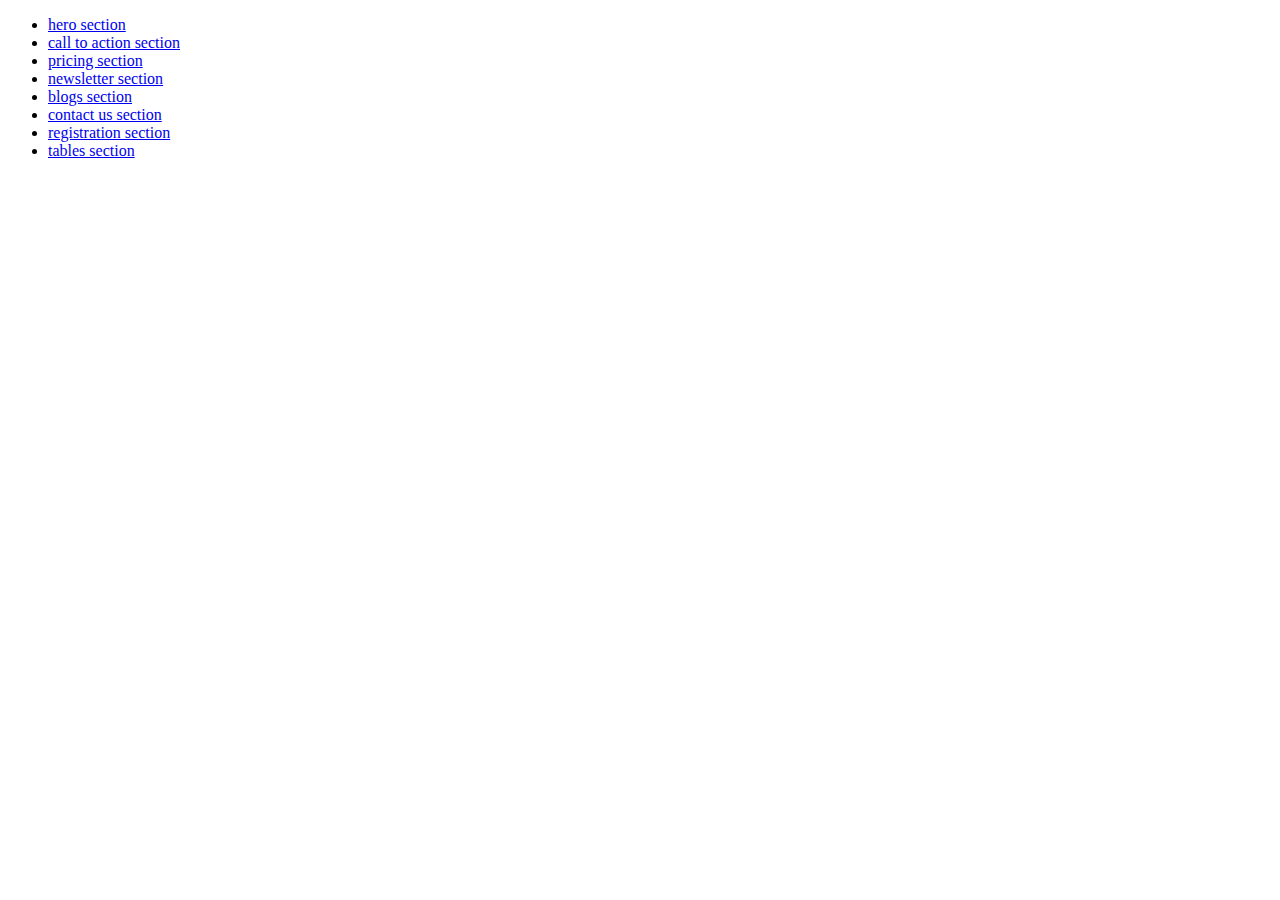
<file: index.html>
<!DOCTYPE html>
<html lang="en">

<head>
  <meta charset="UTF-8" />
  <meta name="viewport" content="width=device-width, initial-scale=1.0" />
  <title>Document</title>
</head>

<body>
  <ul>
    <li><a href="./1-hero-section/index.html">hero section</a></li>
    <li><a href="./2-call-to-action/index.html">call to action section</a></li>
    <li><a href="./3-pricings/index.html">pricing section</a></li>
    <li><a href="./4-newsletter/index.html">newsletter section</a></li>
    <li><a href="./5-blogs/index.html">blogs section</a></li>
    <li><a href="./6-contact-us/index.html">contact us section</a></li>
    <li><a href="./7-registration/index.html">registration section</a></li>
    <li><a href="./8-tables/index.html">tables section</a></li>
  </ul>
</body>

</html>
</file>
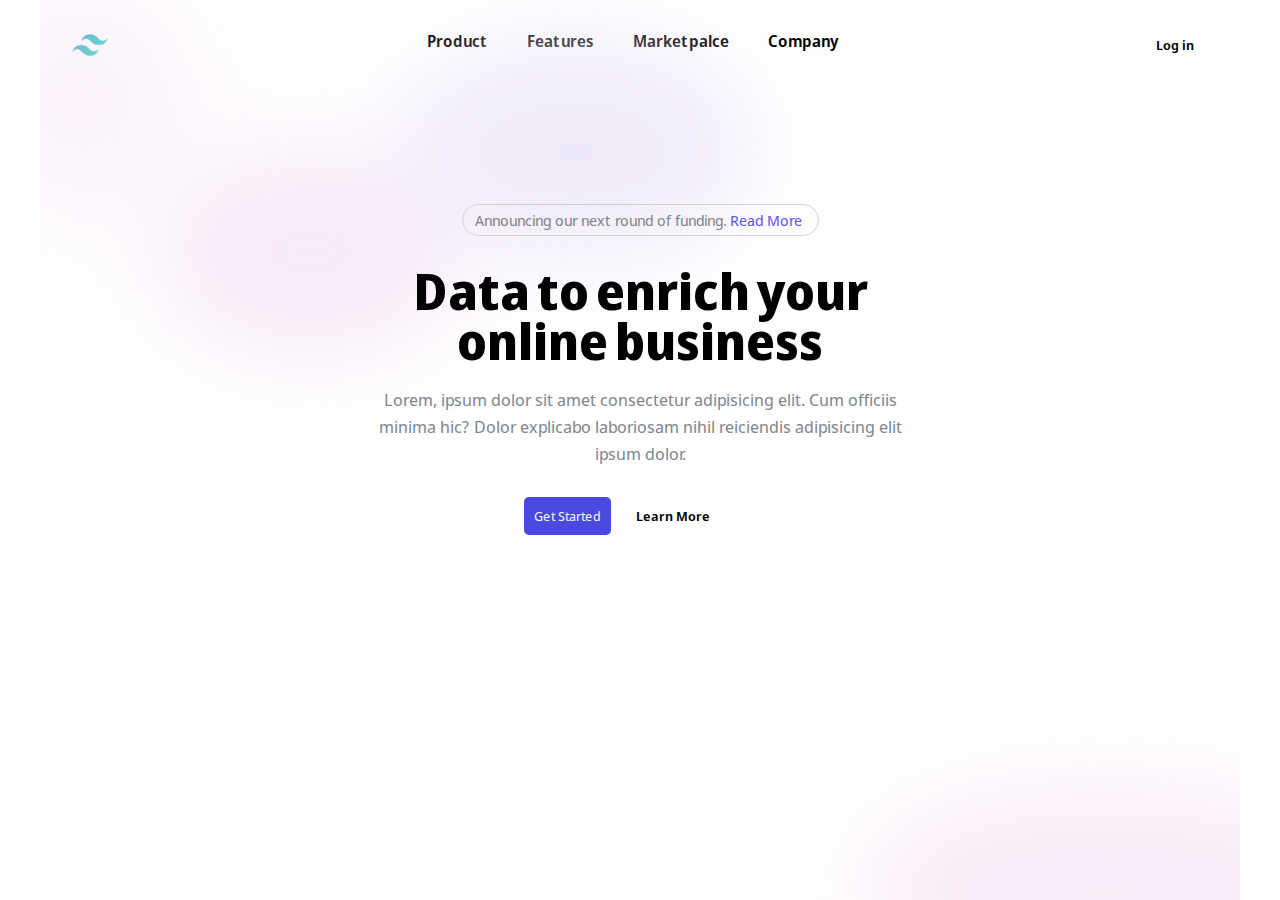
<file: 1-hero-section/index.html>
<!DOCTYPE html>
<html lang="en">

<head>
  <meta charset="UTF-8" />
  <meta name="viewport" content="width=device-width, initial-scale=1.0" />
  <title>Hero-Section</title>

  <link rel="stylesheet" href="https://cdnjs.cloudflare.com/ajax/libs/font-awesome/6.6.0/css/all.min.css"
    integrity="sha512-Kc323vGBEqzTmouAECnVceyQqyqdsSiqLQISBL29aUW4U/M7pSPA/gEUZQqv1cwx4OnYxTxve5UMg5GT6L4JJg=="
    crossorigin="anonymous" referrerpolicy="no-referrer" />

  <link rel="preconnect" href="https://fonts.googleapis.com">
  <link rel="preconnect" href="https://fonts.gstatic.com" crossorigin>
  <link href="https://fonts.googleapis.com/css2?family=Noto+Sans+Display:ital,wght@0,
    100..900;1,100..900&family=Plus+Jakarta+Sans:ital,wght@0,200..800;1,200..800&display=swap" rel="stylesheet">
  <link rel="stylesheet" href="style.css" />
</head>

<body>
  <div class="container">
    <div class="bubble-gradient">
      <div class="bubble1"></div>
      <div class="bubble2"></div>
      <div class="bubble3"></div>
      <div class="bubble4"></div>

      <nav class="navbar">
        <img src="logo.png" alt="logo" height="30px">
        <div class="lists">
          <li>Product</li>
          <li>Features</li>
          <li>Marketpalce</li>
          <li>Company</li>
        </div>
        <button class="login">Log in&nbsp;&nbsp;<i class="fa-solid fa-arrow-right"></i></button>
      </nav>

      <section class="hero-section">

        <div class="more-details">
          <p>Announcing our next round of funding.</p>&nbsp;
          <a href="#">Read More&nbsp;<i class="fa-solid fa-arrow-right"></i></a>
        </div>
        <div class="contents">
          <div class="heading">Data to enrich your online business</div>

          <p class="paragraph">Lorem, ipsum dolor sit amet consectetur adipisicing elit. Cum officiis minima hic? Dolor
            explicabo laboriosam nihil reiciendis adipisicing elit ipsum dolor.</p>

        </div>
        <div class="buttons">
          <button class="get-start">Get Started</button>
          <button class="learn-more">Learn More&nbsp;&nbsp;<i class="fa-solid fa-arrow-right"></i></button>
        </div>
      </section>
    </div>
  </div>
</body>

</html>
</file>
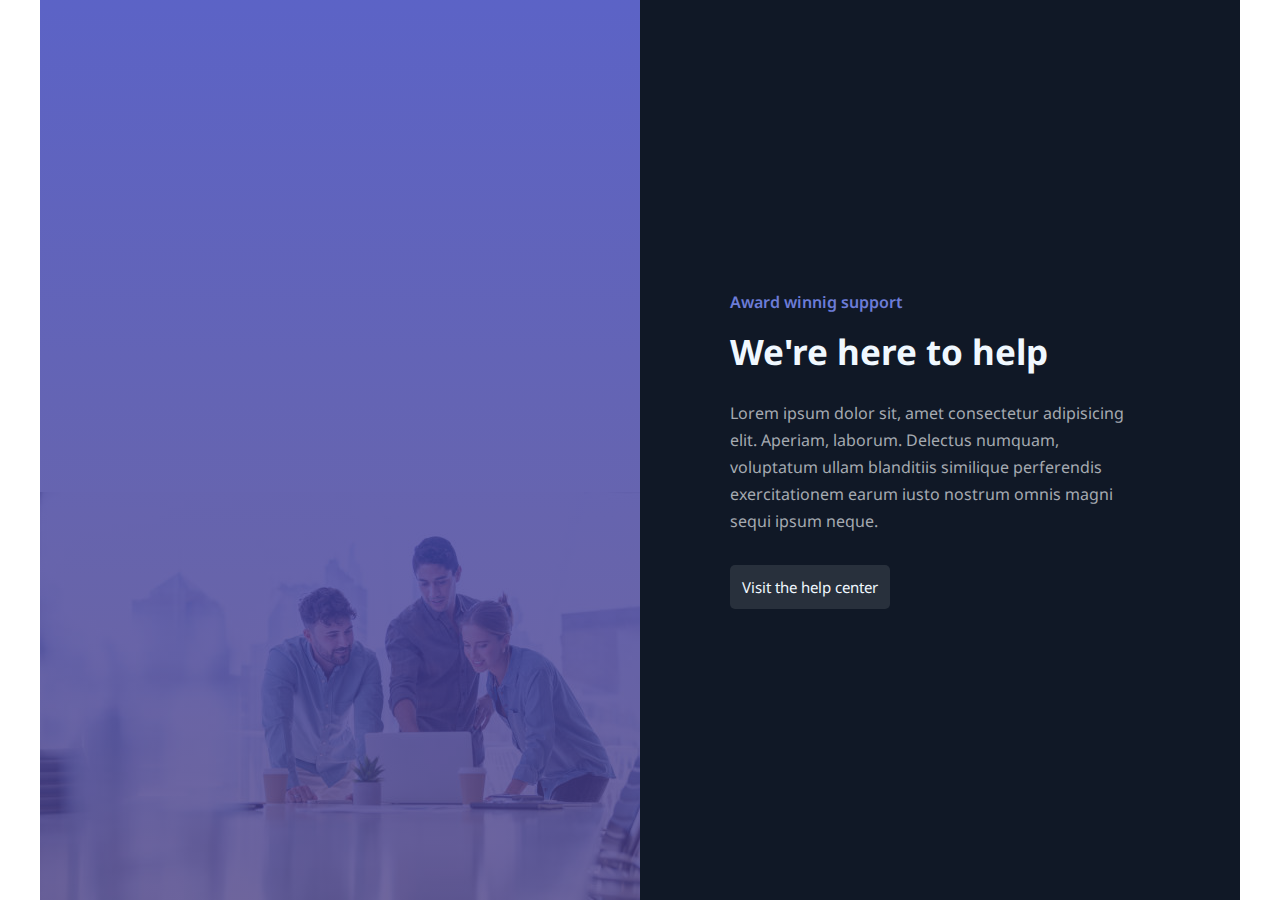
<file: 2-call-to-action/index.html>
<!DOCTYPE html>
<html lang="en">

<head>
  <meta charset="UTF-8" />
  <meta name="viewport" content="width=device-width, initial-scale=1.0" />
  <title>Call-To-Action</title>

  <link rel="preconnect" href="https://fonts.googleapis.com">
  <link rel="preconnect" href="https://fonts.gstatic.com" crossorigin>
  <link
    href="https://fonts.googleapis.com/css2?family=Noto+Sans+Display:ital,wght@0,100..900;1,100..900&family=Noto+Sans:ital,wght@0,100..900;1,100..900&family=Plus+Jakarta+Sans:ital,wght@0,200..800;1,200..800&display=swap"
    rel="stylesheet">
  <link rel="stylesheet" href="style.css" />
</head>

<body>
  <div class="container">
    <div class="image"></div>
    <section>
      <div class="content">
        <div>Award winnig support</div>
        <h1>We're here to help</h1>
        <p>Lorem ipsum dolor sit, amet consectetur adipisicing elit. Aperiam, laborum. Delectus numquam, voluptatum
          ullam
          blanditiis similique perferendis exercitationem earum iusto nostrum omnis magni sequi ipsum neque.</p>
        <button>Visit the help center</button>
      </div>
    </section>
  </div>
</body>

</html>
</file>
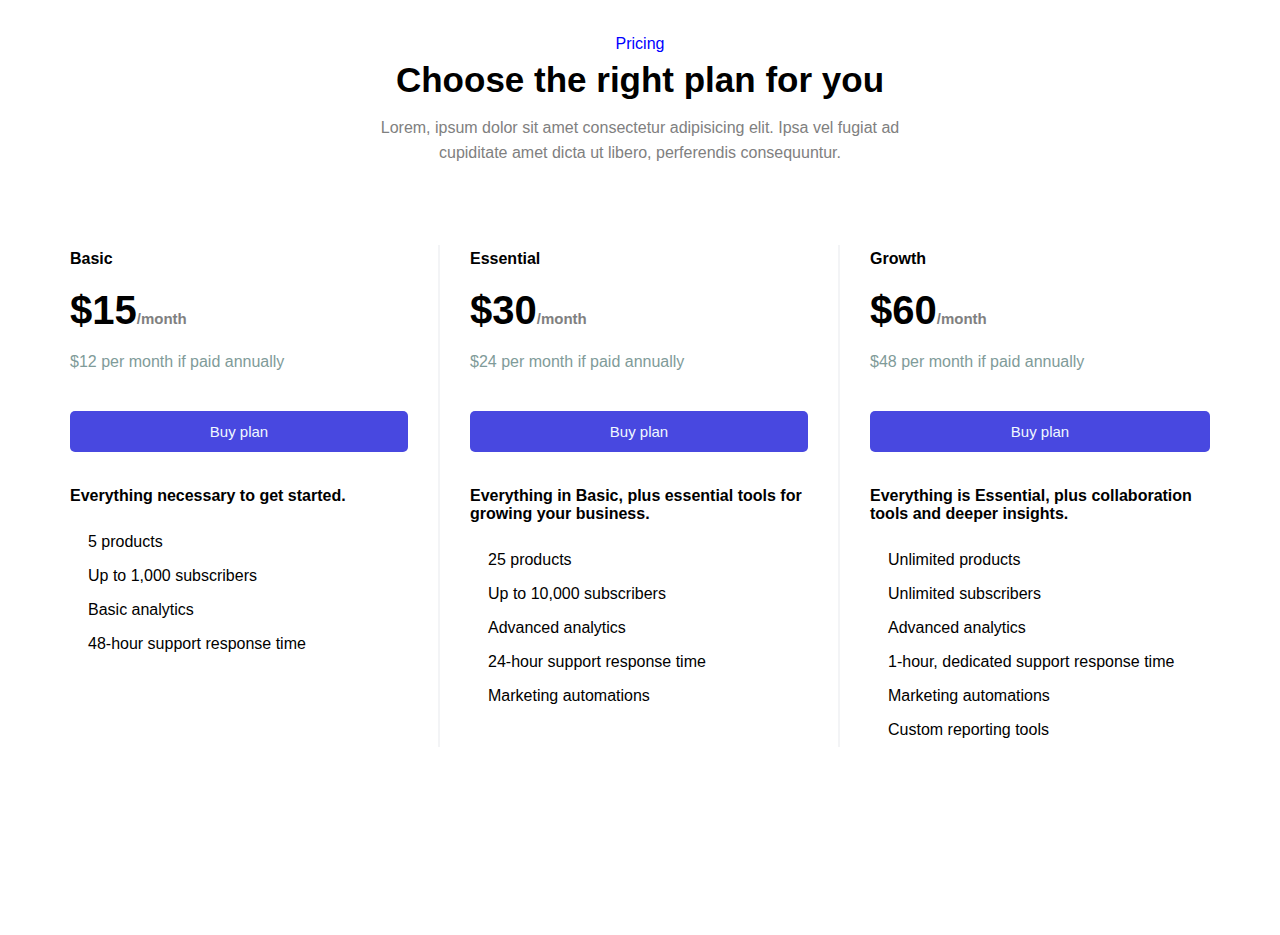
<file: 3-pricings/index.html>
<!DOCTYPE html>
<html lang="en">

<head>
  <meta charset="UTF-8" />
  <meta name="viewport" content="width=device-width, initial-scale=1.0" />
  <title>Pricing</title>

  <link rel="stylesheet" href="https://cdnjs.cloudflare.com/ajax/libs/font-awesome/6.6.0/css/all.min.css"
    integrity="sha512-Kc323vGBEqzTmouAECnVceyQqyqdsSiqLQISBL29aUW4U/M7pSPA/gEUZQqv1cwx4OnYxTxve5UMg5GT6L4JJg=="
    crossorigin="anonymous" referrerpolicy="no-referrer" />

  <link rel="stylesheet" href="style.css" />
</head>

<body>
  <div class="container">

    <section class="header">
      <p>Pricing</p>
      <h1>Choose the right plan for you</h1>
      <p>Lorem, ipsum dolor sit amet consectetur adipisicing elit. Ipsa vel fugiat ad cupiditate amet dicta ut libero,
        perferendis consequuntur.
      </p>
    </section>

    <section class="pricing-cards">

      <div class="card">

        <p class="head">Basic</p>
        <h1 class="price">$15<span>/month</span></h1>
        <p class="info">$12 per month if paid annually</p>

        <button>Buy plan</button>

        <p class="details">Everything necessary to get started.</p>

        <ul>
          <li><i class="fa-solid fa-check"></i>5 products</li>
          <li><i class="fa-solid fa-check"></i>Up to 1,000 subscribers</li>
          <li><i class="fa-solid fa-check"></i>Basic analytics</li>
          <li><i class="fa-solid fa-check"></i>48-hour support response time</li>
        </ul>

      </div>

      <div class="card">

        <p class="head">Essential</p>
        <h1 class="price">$30<span>/month</span></h1>
        <p class="info">$24 per month if paid annually</p>

        <button>Buy plan</button>

        <p class="details">Everything in Basic, plus essential tools for growing your business.</p>

        <ul>
          <li><i class="fa-solid fa-check"></i>25 products</li>
          <li><i class="fa-solid fa-check"></i>Up to 10,000 subscribers</li>
          <li><i class="fa-solid fa-check"></i>Advanced analytics</li>
          <li><i class="fa-solid fa-check"></i>24-hour support response time</li>
          <li><i class="fa-solid fa-check"></i>Marketing automations</li>
        </ul>

      </div>

      <div class="card">

        <p class="head">Growth</p>
        <h1 class="price">$60<span>/month</span></h1>
        <p class="info">$48 per month if paid annually</p>

        <button>Buy plan</button>

        <p class="details">Everything is Essential, plus collaboration tools and deeper insights.</p>

        <ul>
          <li><i class="fa-solid fa-check"></i>Unlimited products</li>
          <li><i class="fa-solid fa-check"></i>Unlimited subscribers</li>
          <li><i class="fa-solid fa-check"></i>Advanced analytics</li>
          <li><i class="fa-solid fa-check"></i>1-hour, dedicated support response time</li>
          <li><i class="fa-solid fa-check"></i>Marketing automations</li>
          <li><i class="fa-solid fa-check"></i>Custom reporting tools</li>
        </ul>

      </div>

    </section>
  </div>
</body>

</html>
</file>
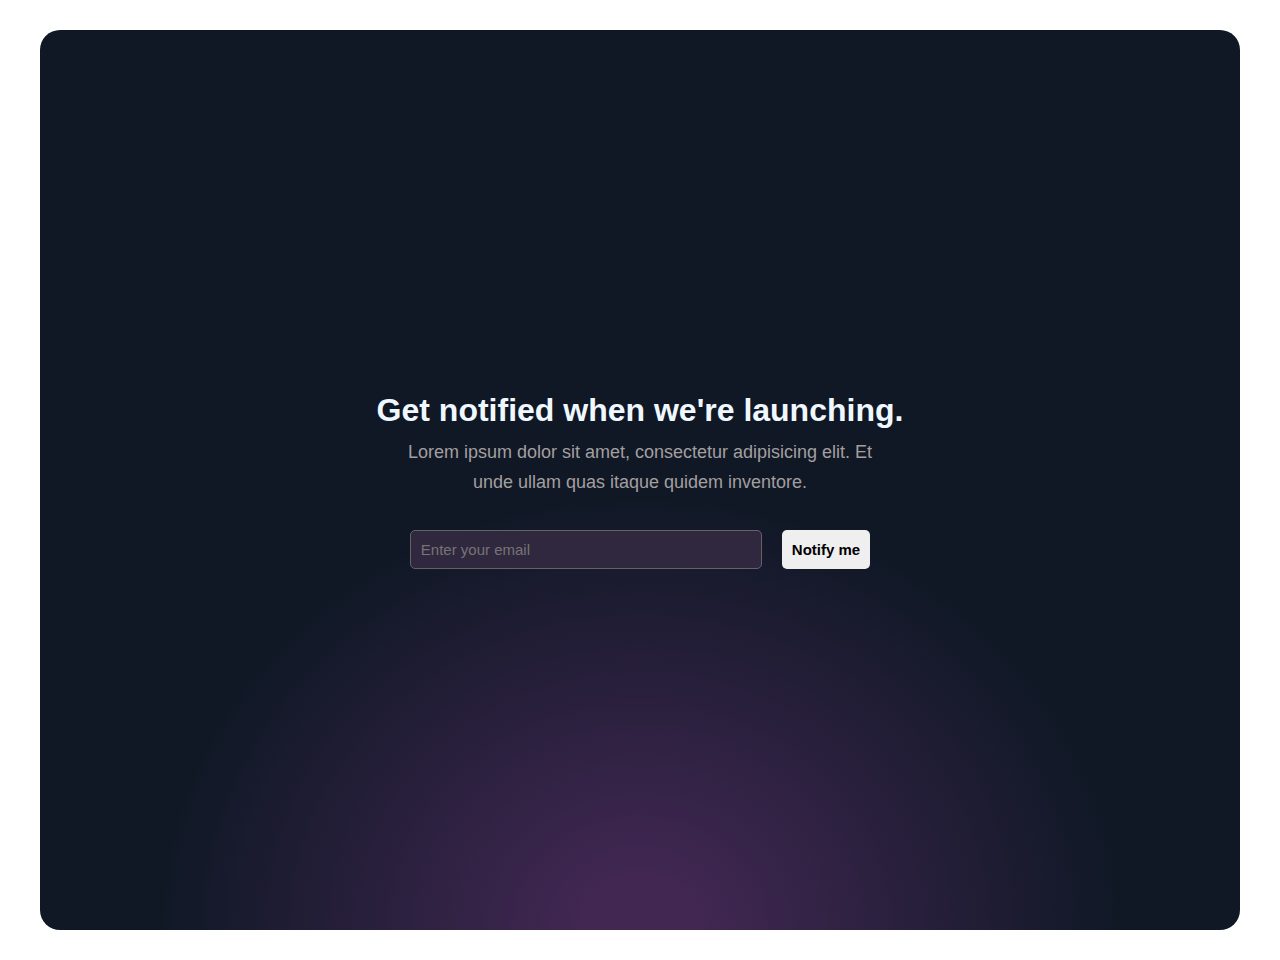
<file: 4-newsletter/index.html>
<!DOCTYPE html>
<html lang="en">

<head>
  <meta charset="UTF-8" />
  <meta name="viewport" content="width=device-width, initial-scale=1.0" />
  <title>Newsletter</title>
  <link rel="stylesheet" href="style.css" />
</head>

<body>
  <div class="container">
    <h1>Get notified when we're launching.</h1>
    <p>Lorem ipsum dolor sit amet, consectetur adipisicing elit. Et unde ullam quas itaque quidem inventore.
    </p>
    <div class="input-box">
      <input type="email" placeholder="Enter your email">
      <button>Notify me</button>
    </div>
  </div>
</body>

</html>
</file>
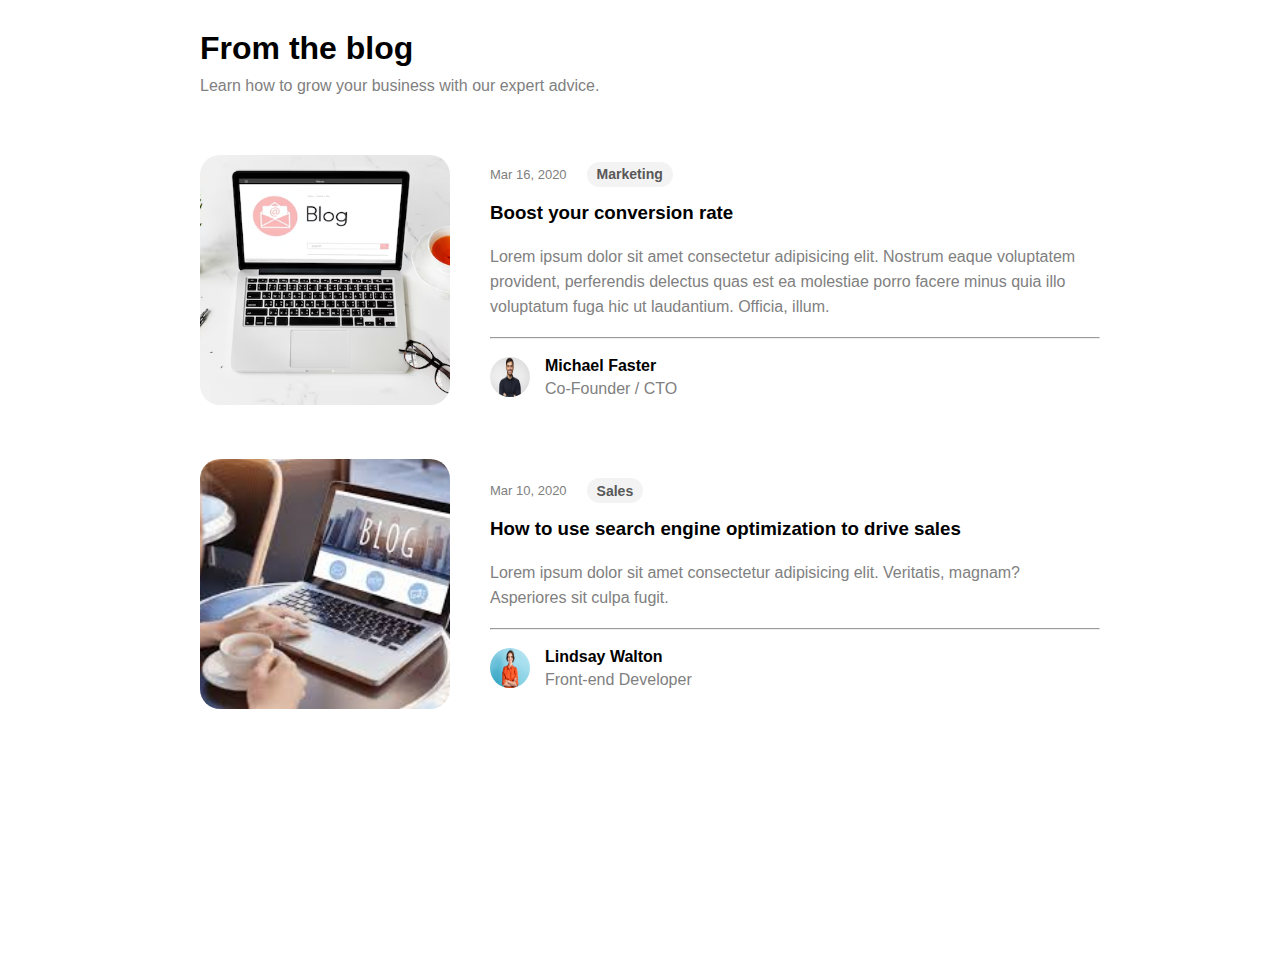
<file: 5-blogs/index.html>
<!DOCTYPE html>
<html lang="en">

<head>
  <meta charset="UTF-8" />
  <meta name="viewport" content="width=device-width, initial-scale=1.0" />
  <title>Blogs</title>
  <link rel="stylesheet" href="style.css" />
</head>

<body>

  <div class="container">

    <h1>From the blog</h1>
    <p class="paragraph">Learn how to grow your business with our expert advice.</p>

    <section>

      <div class="blogs">
        <div class="blog_img">
          <img src="img1.jpg" alt="blog1" height="250px" width="250px">
        </div>
        <div>
          <div class="date">
            <p>Mar 16, 2020</p>
            <p>Marketing</p>
          </div>

          <h3>Boost your conversion rate</h3>

          <p class="info">Lorem ipsum dolor sit amet consectetur adipisicing elit. Nostrum eaque voluptatem provident,
            perferendis
            delectus quas est ea molestiae porro facere minus quia illo voluptatum fuga hic ut laudantium. Officia,
            illum.
          </p>
          <br>
          <hr>
          <br>
          <div class="postname">
            <img src="profile1.jpg" alt="img" height="40px" width="40px">
            <div>
              <p class="name">Michael Faster</p>
              <p class="position">Co-Founder / CTO</p>
            </div>
          </div>
        </div>
      </div>

      <div class="blogs">
        <div class="blog_img">
          <img src="img2.jpg" alt="blog2" height="250px" width="250px">
        </div>
        <div>
          <div class="date">
            <p>Mar 10, 2020</p>
            <p>Sales</p>
          </div>

          <h3>How to use search engine optimization to drive sales</h3>

          <p class="info">Lorem ipsum dolor sit amet consectetur adipisicing elit. Veritatis, magnam? Asperiores sit
            culpa fugit.</p>
          <br>
          <hr>
          <br>

          <div class="postname">
            <img src="profile2.jpg" alt="img" height="40px" width="40px">
            <div>
              <p class="name">Lindsay Walton</p>
              <p class="position">Front-end Developer</p>
            </div>
          </div>

        </div>
      </div>

    </section>

  </div>

</body>

</html>
</file>
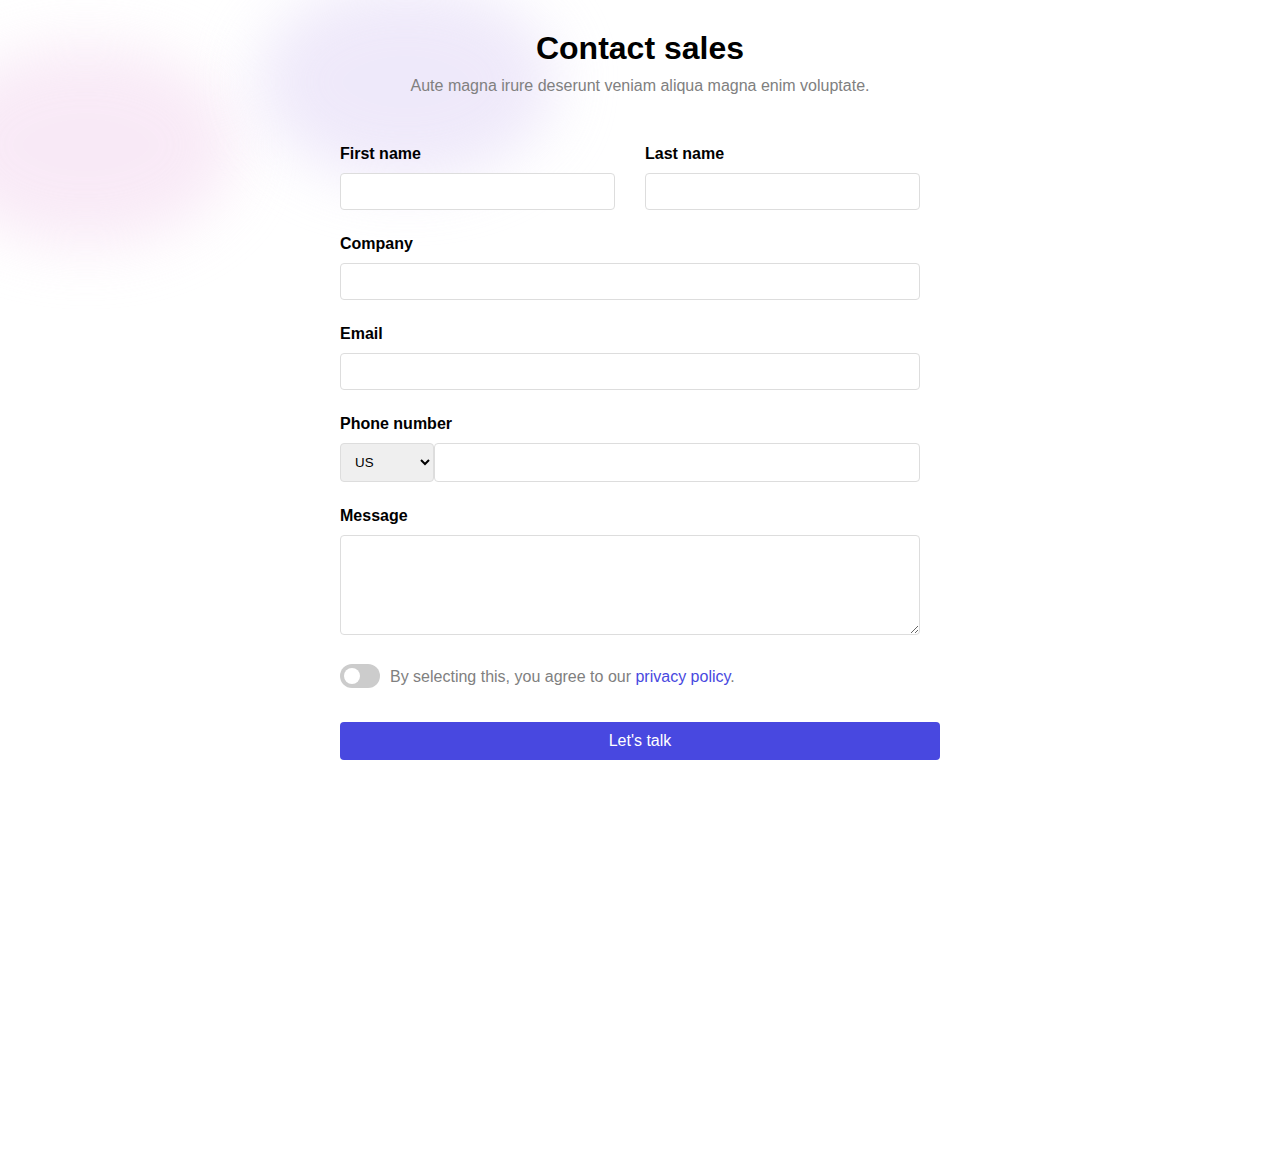
<file: 6-contact-us/index.html>
<!DOCTYPE html>
<html lang="en">

<head>
  <meta charset="UTF-8" />
  <meta name="viewport" content="width=device-width, initial-scale=1.0" />
  <title>Contact-Us</title>
  <link rel="stylesheet" href="style.css" />
</head>

<body>
  <div class="container">
    <div class="bubble1"></div>
    <div class="bubble2"></div>
    <h1>Contact sales</h1>
    <p>Aute magna irure deserunt veniam aliqua magna enim voluptate.</p>
    <form>

      <div class="form-name">
        <div class="form-group">
          <label for="first-name">First name</label>
          <input type="text" id="first-name">
        </div>

        <div class="form-group">
          <label for="last-name">Last name</label>
          <input type="text" id="last-name">
        </div>
      </div>

      <div class="form-group">
        <label for="company">Company</label>
        <input type="text" id="company">
      </div>

      <div class="form-group">
        <label for="email">Email</label>
        <input type="email" id="email">
      </div>

      <div class="form-group">
        <label for="phone">Phone number</label>
        <div class="form-group-phone-no">
          <select class="country-code">
            <div>
              <option>US</option>
              <option>India</option>
              <option>Russia</option>
              <option>Australia</option>
              <option>Canada</option>
            </div>
          </select>
          <input type="tel" maxlength="10" id="phone">
        </div>
      </div>

      <div class="form-group">
        <label for="message">Message</label>
        <textarea id="message"></textarea>
      </div>

      <div class="form-group-last">
        <label class="toggle">
          <input type="checkbox">
          <span class="slider"></span>
        </label>
        <p class="privacy-policy">By selecting this, you agree to our <a href="#">privacy policy</a>.</p>
      </div>
      <br>
      <button>Let's talk</button>

    </form>

  </div>

</body>

</html>
</file>
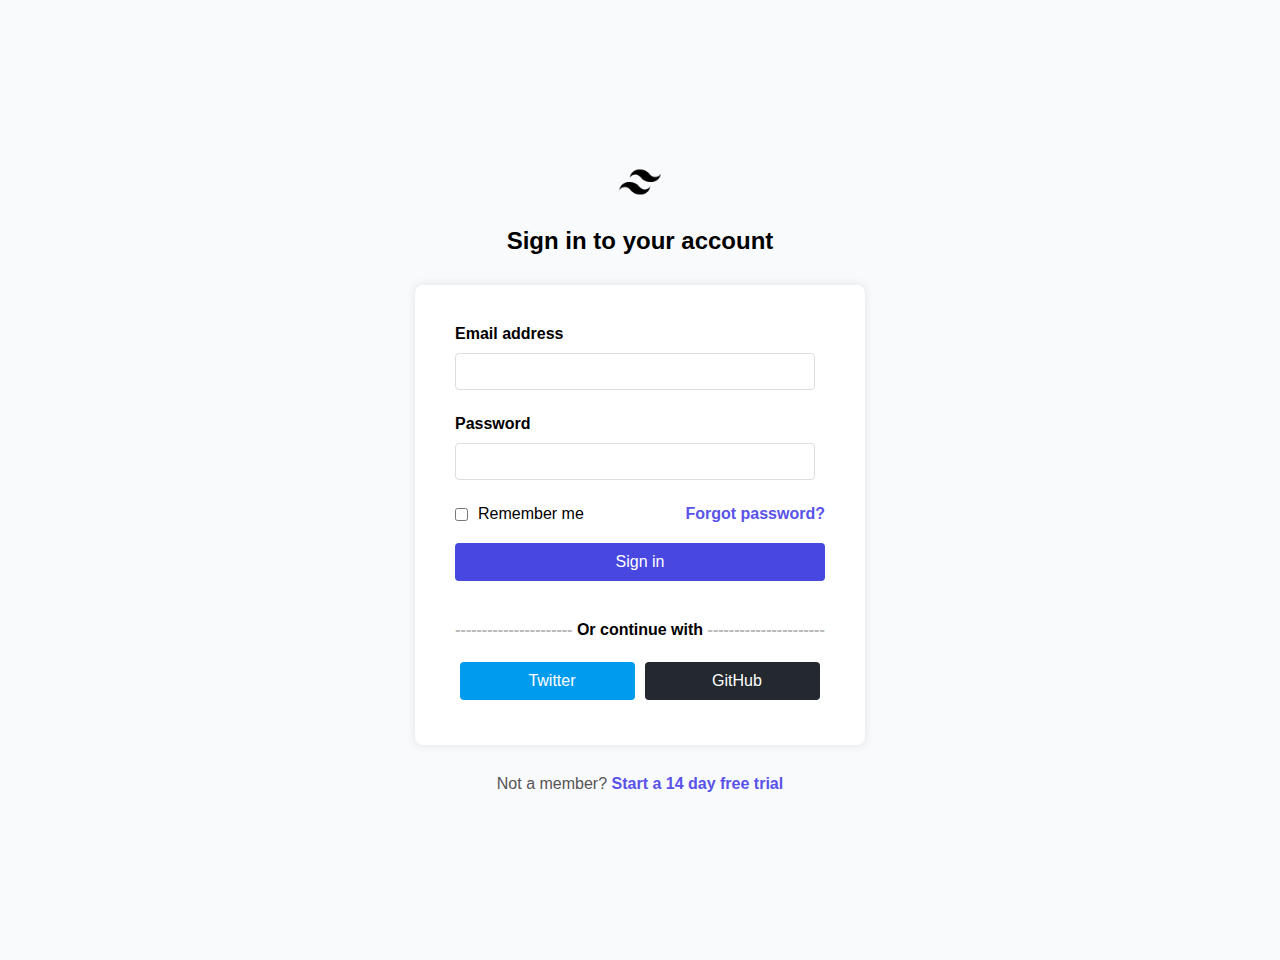
<file: 7-registration/index.html>
<!DOCTYPE html>
<html lang="en">

<head>
  <meta charset="UTF-8" />
  <meta name="viewport" content="width=device-width, initial-scale=1.0" />
  <title>Registration</title>

  <link rel="stylesheet" href="https://cdnjs.cloudflare.com/ajax/libs/font-awesome/6.6.0/css/all.min.css"
    integrity="sha512-Kc323vGBEqzTmouAECnVceyQqyqdsSiqLQISBL29aUW4U/M7pSPA/gEUZQqv1cwx4OnYxTxve5UMg5GT6L4JJg=="
    crossorigin="anonymous" referrerpolicy="no-referrer" />
  <link rel="stylesheet" href="style.css" />
</head>

<body>

  <div class="container">
    <div class="logo">
      <img src="logo.png" alt="logo" width="50">
    </div>
    <h1 class="account">Sign in to your account</h1>

    <form>

      <div class="form-group">
        <label for="email">Email address</label>
        <input type="email" id="email">
      </div>

      <div class="form-group">
        <label for="password">Password</label>
        <input type="password" id="password">
      </div>

      <div class="form-options">

        <div class="checkbox">
          <input type="checkbox" id="remember">
          <label for="remember">Remember me</label>
        </div>

        <a href="#" class="forgot-password">Forgot password?</a>
      </div>

      <button class="sign-in-button">Sign in</button>
      <p class="continue"><span>----------------------</span> Or continue with <span>----------------------</span></p>
      <br>
      <div class="signin">
        <button class="twitter-button"><i class="fa-brands fa-twitter"></i>&nbsp;&nbsp;Twitter</button>
        <button class="github-button"><i class="fa-brands fa-github"></i>&nbsp;&nbsp;GitHub</button>
      </div>

    </form>

    <div class="signup-link">
      <p>Not a member? <a href="#">Start a 14 day free trial</a></p>
    </div>

  </div>

</body>

</html>
</file>
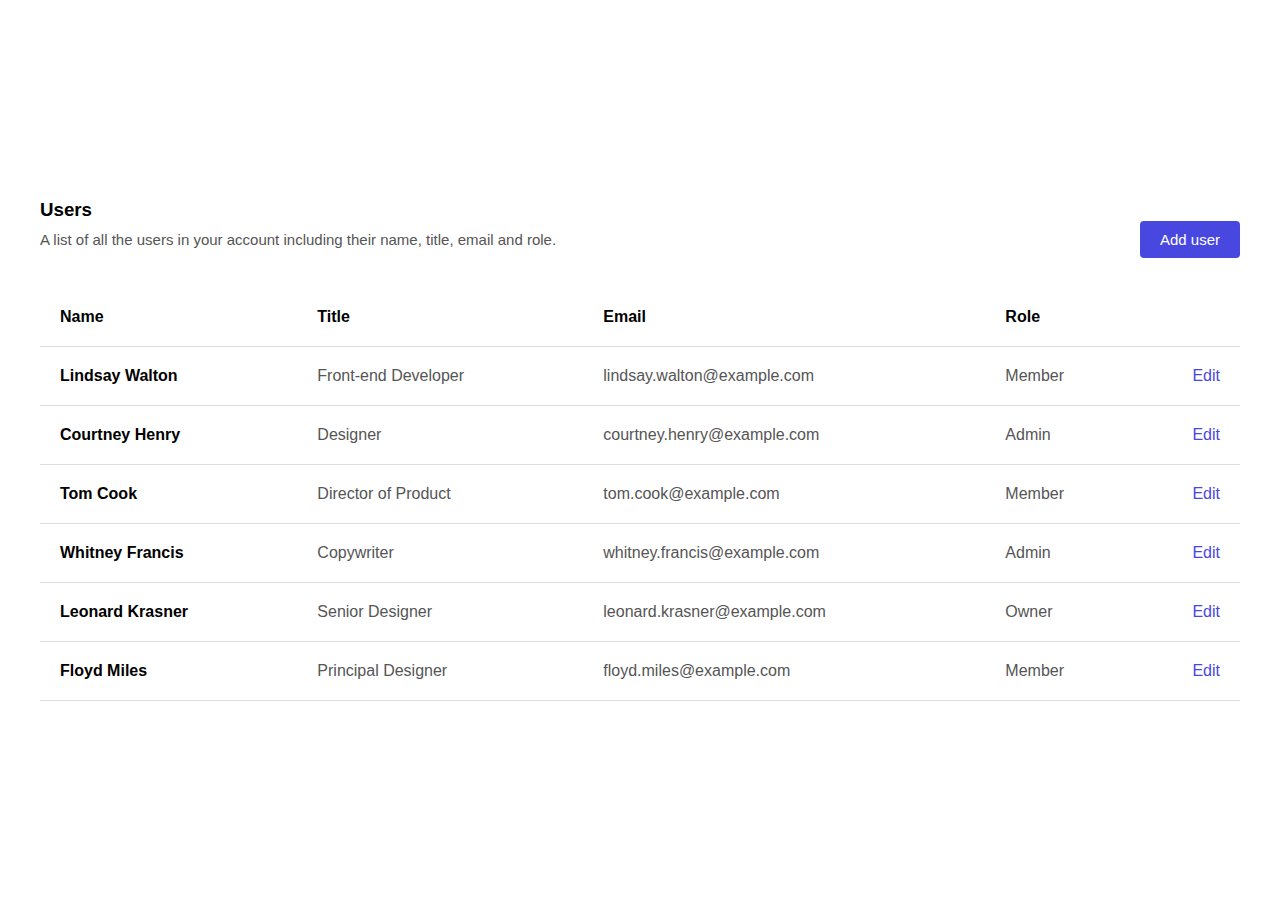
<file: 8-tables/index.html>
<!DOCTYPE html>
<html lang="en">

<head>
  <meta charset="UTF-8" />
  <meta name="viewport" content="width=device-width, initial-scale=1.0" />
  <title>Tables</title>
  <link rel="stylesheet" href="style.css" />
</head>

<body>

  <div class="container">

    <h3>Users</h3>
    <div class="header">
      <p>A list of all the users in your account including their name, title, email and role.</p>
      <button class="add-user">Add user</button>
    </div>

    <table>

      <thead>
        <tr>
          <th>Name</th>
          <th>Title</th>
          <th>Email</th>
          <th>Role</th>
          <th></th>
        </tr>
      </thead>

      <tbody>
        <tr>
          <th>Lindsay Walton</th>
          <td>Front-end Developer</td>
          <td>lindsay.walton@example.com</td>
          <td>Member</td>
          <td class="link"><a href="#" class="edit-link">Edit</a></td>
        </tr>
        <tr>
          <th>Courtney Henry</th>
          <td>Designer</td>
          <td>courtney.henry@example.com</td>
          <td>Admin</td>
          <td class="link"><a href="#" class="edit-link">Edit</a></td>
        </tr>
        <tr>
          <th>Tom Cook</th>
          <td>Director of Product</td>
          <td>tom.cook@example.com</td>
          <td>Member</td>
          <td class="link"><a href="#" class="edit-link">Edit</a></td>
        </tr>
        <tr>
          <th>Whitney Francis</th>
          <td>Copywriter</td>
          <td>whitney.francis@example.com</td>
          <td>Admin</td>
          <td class="link"><a href="#" class="edit-link">Edit</a></td>
        </tr>
        <tr>
          <th>Leonard Krasner</th>
          <td>Senior Designer</td>
          <td>leonard.krasner@example.com</td>
          <td>Owner</td>
          <td class="link"><a href="#" class="edit-link">Edit</a></td>
        </tr>
        <tr>
          <th>Floyd Miles</th>
          <td>Principal Designer</td>
          <td>floyd.miles@example.com</td>
          <td>Member</td>
          <td class="link"><a href="#" class="edit-link">Edit</a></td>
        </tr>
      </tbody>
    </table>

  </div>

</body>

</html>
</file>
<file: 1-hero-section/style.css>
* {
    margin: 0;
    padding: 0;
    box-sizing: border-box;
    font-family: "Noto Sans Display", sans-serif;
}

.container {
    width: 1200px;
    margin: auto;
    height: 100vh;
    display: flex;
    justify-content: center;
    align-items: center;
    background: white;
}

.container .bubble-gradient {
    position: relative;
    width: 100vw;
    height: 100vh;
    background: linear-gradient(to bottom, white 50%, rgba(255, 255, 255, 0.5) 100%);
    overflow: hidden;
}

.bubble1 {
    position: absolute;
    background-color: #F3DFF3;
    border-radius: 50%;
    filter: blur(50px);
    opacity: 0.7;
}

.bubble2 {
    position: absolute;
    background-color: #F6E4F5;
    border-radius: 50%;
    filter: blur(70px);
    opacity: 0.7;
}

.bubble3 {
    position: absolute;
    background-color: #E8E0F8;
    border-radius: 50%;
    filter: blur(50px);
    opacity: 0.7;
}

.bubble4 {
    position: absolute;
    background-color: #F6E1F3;
    border-radius: 50%;
    filter: blur(50px);
    opacity: 0.7;
}

.bubble1 {
    width: 300px;
    height: 200px;
    top: 17%;
    left: 10%;
}

.bubble2 {
    width: 200px;
    height: 200px;
    left: -5%;
}

.bubble3 {
    width: 350px;
    height: 210px;
    top: 5%;
    left: 30%;
}

.bubble4 {
    width: 500px;
    height: 200px;
    bottom: -10%;
    right: -10%;
}

.navbar {
    display: flex;
    margin-top: 30px;
    font-weight: 600;
    justify-content: space-between;
}

.navbar img {
    padding-left: 30px;
}

.lists {
    list-style-type: none;
    width: 450px;
    display: flex;
    justify-content: space-around;
    cursor: pointer;
}

.login,
.learn-more {
    background-color: inherit;
    border: none;
    font-weight: 600;
    cursor: pointer;
    padding-right: 40px;
}

.hero-section {
    margin-top: 12%;
}

.more-details {
    margin: auto;
    position: relative;
    display: flex;
    width: fit-content;
    padding: 5px 12px;
    border-radius: 20px;
    color: #7f8489;
    border: 1px solid rgb(213, 210, 210);
    font-size: 15px;
}

.more-details a {
    text-decoration: none;
    color: #5959E3;
}

.contents {
    position: relative;
    width: 50%;
    margin: 30px auto;
}

.heading {
    font-size: 50px;
    text-align: center;
    line-height: 50px;
    font-weight: 800;
    word-spacing: -5px;
}

.paragraph {
    width: 95%;
    margin: 20px auto;
    font-size: 17px;
    text-align: center;
    line-height: 27px;
    color: #7F8790;
}

.buttons {
    display: flex;
    justify-content: center;
}

.get-start {
    background-color: #4949E0;
    border: none;
    padding: 10px;
    border-radius: 5px;
    color: aliceblue;
    margin-right: 25px;
    cursor: pointer;
}

.get-start:hover {
    background-color: #3737cd;
    transition: 1s;
}
</file>
<file: 2-call-to-action/style.css>
* {
    margin: 0;
    padding: 0;
    box-sizing: border-box;
    font-family: "Noto Sans", sans-serif;
}

.container {
    margin: auto;
    display: flex;
    width: 1200px;
    color: aliceblue;
}

section {
    width: 100%;
    height: 100vh;
    background-color: #101826;
    display: flex;
    flex-direction: column;
    justify-content: center;
}

.image {
    height: 100vh;
    width: 100%;
    background-image: linear-gradient(rgba(51, 60, 184, 0.8), rgba(74, 63, 133, 0.8)), url(img.jpg);
    background-repeat: no-repeat;
    background-position-y: bottom;
}

.content {
    padding: 90px;
}

.content div {
    margin-bottom: 15px;
    color: #6C7CD7;
    font-weight: 600;
}

.content p {
    margin-bottom: 30px;
    line-height: 27px;
    color: #A5AAB1;
}

.content h1 {
    margin-bottom: 25px;
    font-size: 35px;
}

.content button {
    background-color: #28303C;
    padding: 12px;
    font-size: 15px;
    border-radius: 5px;
    color: aliceblue;
    border: none;
    cursor: pointer;
}

.content button:hover {
    background-color: #222934;
    transition: 1s;
}
</file>
<file: 3-pricings/style.css>
* {
    margin: 0;
    padding: 0;
    box-sizing: border-box;
    font-family: "Noto Sans", sans-serif;
}

.container {
    width: 1200px;
    height: 100vh;
    margin: auto;
}

.header {
    margin: 35px auto;
    width: 580px;
    text-align: center;
}

.header :nth-child(1) {
    color: blue;
    margin-bottom: 7px;
}

.header h1 {
    font-size: 35px;
    margin-bottom: 15px;
}

.header :last-child {
    color: gray;
    line-height: 25px;
}

.pricing-cards {
    margin-top: 5rem;
    display: flex;
    justify-content: center;
}

.card {
    width: 400px;
    display: flex;
    flex-direction: column;
    gap: 20px;
    padding: 0 30px;
}

.card:nth-child(1),
.card:nth-child(2) {
    border-right: 2px solid #F3F4F6;
}

.card .head,
.details {
    font-weight: 600;
    margin-top: 5px;
}

.price {
    font-size: 40px;
}

.price span {
    font-size: 15px;
    color: grey;
}

.info {
    color: #7F9B99;
    margin-bottom: 20px;
}

.card button {
    padding: 12px;
    border: none;
    background-color: #4848E0;
    border-radius: 5px;
    color: aliceblue;
    margin-bottom: 10px;
    font-size: 15px;
    cursor: pointer;
}

.card button:hover {
    background-color: #3939ba;
    transition: 1s;
}

.card li {
    padding: 8px;
    list-style: none;
}

li i {
    background-color: #4848E0;
    color: aliceblue;
    border-radius: 50%;
    margin-right: 10px;
}
</file>
<file: 4-newsletter/style.css>
* {
    margin: 0;
    padding: 0;
    box-sizing: border-box;
    font-family: "Noto Sans", sans-serif;
    border-radius: 20px;
}

.container {
    width: 1200px;
    height: 100vh;
    margin: 30px auto;
    background: radial-gradient(ellipse 50% 60% at 50% 100%, rgb(65, 39, 82) 10%, #101826 80%);
    color: aliceblue;
    display: flex;
    flex-direction: column;
    align-items: center;
    justify-content: center;
    gap: 8px;
}

h1 {
    font-size: 32px;
}

.container p {
    width: 500px;
    text-align: center;
    line-height: 30px;
    margin-bottom: 25px;
    color: rgb(163, 159, 159);
    font-size: 18px;
}

.input-box {
    display: flex;
    gap: 20px;
}

input {
    background-color: #2F283F;
    border: 1px solid rgb(100, 99, 99);
    padding: 10px;
    width: 22rem;
    border-radius: 5px;
}

input[type=email] {
    color: aliceblue;
    font-size: 15px;
}

button {
    padding: 10px;
    border-radius: 5px;
    border: none;
    cursor: pointer;
    font-weight: 600;
    font-size: 15px;
}

button:hover {
    background-color: rgb(65, 39, 82);
    color: aliceblue;
    transition: 1s;
}
</file>
<file: 5-blogs/style.css>
* {
    margin: 0;
    padding: 0;
    box-sizing: border-box;
    font-family: "Noto Sans", sans-serif;
    border-radius: 20px;
}

.container {
    max-width: 1200px;
    height: 100vh;
    margin: 30px 200px;
}

h1 {
    margin-bottom: 10px;
}

.paragraph {
    color: gray;
}

section {
    width: 900px;
    margin-top: 60px;
    display: flex;
    flex-direction: column;
    gap: 50px;
}

.blogs {
    display: flex;
    gap: 40px;
    align-items: center;
}

.blog_img img {
    object-fit: cover;
}

.blogs :nth-child(2) .date {
    display: flex;
    gap: 20px;
    margin-bottom: 15px;
}

.date :nth-child(1) {
    color: gray;
    font-size: 13px;
}

.date :nth-child(2) {
    height: 25px;
    width: auto;
    padding: 10px;
    display: flex;
    justify-content: center;
    align-items: center;
    background-color: rgb(243, 243, 243);
    color: rgb(88, 88, 88);
    font-weight: 600;
    font-size: 14px;
    margin-top: -5px;
}

div h3 {
    margin-bottom: 20px;
}

div .info {
    color: gray;
    line-height: 25px;
}

.postname {
    display: flex;
}

.postname img {
    margin-right: 15px;
}

.name {
    font-weight: 700;
    margin-bottom: 5px;
}

.position {
    color: gray;
}
</file>
<file: 6-contact-us/style.css>
* {
    margin: 0;
    padding: 0;
    box-sizing: border-box;
    font-family: "Noto Sans Display", sans-serif;
}

body {
    height: 100vh;
    width: 1200px;
    margin: 30px auto;
}

.container {
    margin: auto;
    width: 600px;
    height: 125vh;
}

.bubble1 {
    position: absolute;
    background-color: #F6E1F3;
    border-radius: 50%;
    filter: blur(30px);
    opacity: 0.7;
}

.bubble2 {
    position: absolute;
    background-color: #E8E0F8;
    border-radius: 50%;
    filter: blur(30px);
    opacity: 0.7;
}

.bubble1 {
    width: 300px;
    height: 200px;
    top: 5%;
    left: -5%;
}

.bubble2 {
    width: 300px;
    height: 200px;
    left: 20%;
    top: -2%;
}

.container h1,
.container p {
    position: relative;
    text-align: center;
    margin-bottom: 10px;
}

.container p {
    color: gray;
}

.form-name {
    margin-top: 50px;
    display: flex;
    gap: 10px;
}

.form-name .form-group {
    width: 550px;
}

.form-group-phone-no {
    display: flex;
    width: calc(100% - 20px);
}

.form-group {
    position: relative;
    margin-bottom: 20px;
}

.form-group label {
    display: block;
    margin-bottom: 10px;
    font-weight: 600;
}

.form-group input,
.form-group textarea {
    width: calc(100% - 20px);
    padding: 10px;
    margin-bottom: 5px;
    border: 1px solid #dddddd;
    border-radius: 4px;
}

.form-group select {
    width: calc(100% - 475px);
    padding: 10px;
    margin-bottom: 5px;
    border: 1px solid #dddddd;
    border-radius: 4px;
}

.form-group textarea {
    height: 100px;
}

.button-container {
    text-align: center;
}

button {
    width: 100%;
    padding: 10px;
    background-color: #4848E0;
    border: none;
    border-radius: 4px;
    color: white;
    font-size: 1em;
    cursor: pointer;
}

button:hover {
    background-color: #3b3bc1;
    transition: 1s;
}

.form-group-last {
    display: flex;
    line-height: 35px;
}

.toggle {
    position: relative;
    display: inline-block;
    width: 40px;
    height: 24px;
    margin-right: 10px;
}

.toggle input {
    display: none;
}

.slider {
    position: absolute;
    cursor: pointer;
    top: 0;
    left: 0;
    right: 0;
    bottom: 0;
    background-color: #ccc;
    transition: 0.5s;
    border-radius: 20px;
}

.slider:before {
    position: absolute;
    background-color: white;
    content: "";
    height: 16px;
    width: 16px;
    left: 4px;
    bottom: 4px;
    transition: 0.5s;
    border-radius: 20px;
}

input:checked+.slider {
    background-color: #2196F3;
}

input:checked+.slider:before {
    transform: translateX(17px);
}

.privacy-policy {
    margin-top: -5px;
}

.privacy-policy a {
    color: #4848E0;
    text-decoration: none;
}

.privacy-policy a:hover {
    text-decoration: underline;
}
</file>
<file: 7-registration/style.css>
* {
    margin: 0;
    padding: 0;
    box-sizing: border-box;
    font-family: "Noto Sans Display", sans-serif;
}

body {
    background-color: #F9FAFB;
    display: flex;
    justify-content: center;
    align-items: center;
    height: 100vh;
    width: 1200px;
    margin: 30px auto;
}

.account {
    text-align: center;
}

.logo img {
    display: block;
    margin: 20px auto;
    background: transparent;
}

form {
    background-color: #ffffff;
    padding: 40px;
    border-radius: 8px;
    box-shadow: 0 0 10px rgba(0, 0, 0, 0.1);
    width: 450px;
    text-align: center;
}

h1 {
    font-size: 1.5rem;
    margin-bottom: 30px;
}

.form-group {
    margin-bottom: 20px;
    text-align: left;
}

.form-group label {
    display: block;
    margin-bottom: 10px;
    font-weight: 600;
}

.form-group input {
    width: calc(100% - 10px);
    padding: 10px;
    margin-bottom: 5px;
    border: 1px solid #dddddd;
    border-radius: 4px;
}

.form-options {
    display: flex;
    justify-content: space-between;
    align-items: center;
    margin-bottom: 20px;
}

.checkbox {
    display: flex;
    align-items: center;
}

.checkbox input {
    margin-right: 10px;
}

.forgot-password,
.signup-link a {
    color: #5953E9;
    font-weight: 600;
    text-decoration: none;
}

.forgot-password:hover {
    text-decoration: underline;
}

.sign-in-button {
    width: 100%;
    padding: 10px;
    background-color: #4848E0;
    border: none;
    border-radius: 4px;
    color: white;
    font-size: 1em;
    cursor: pointer;
}

.sign-in-button:hover {
    background-color: #3939c0;
    transition: 1s
}

.continue {
    margin-top: 40px;
    font-weight: 600;
}

.continue span {
    color: #bababb;
}

.signin {
    display: flex;
}

.twitter-button,
.github-button {
    width: calc(50% - 10px);
    padding: 10px;
    margin: 5px;
    border: none;
    border-radius: 4px;
    font-size: 1rem;
    cursor: pointer;
}

.twitter-button {
    background-color: #009BEC;
    color: white;
}

.twitter-button:hover {
    background-color: #0c85d0;
    transition: 1s
}

.github-button {
    background-color: #24292F;
    color: white;
}

.github-button:hover {
    background-color: #1b1b1b;
    transition: 1s
}

.signup-link {
    margin-top: 20px;
}

.signup-link p {
    text-align: center;
    margin: 30px auto;
    color: #555555;
}

.signup-link a:hover {
    text-decoration: underline;
}
</file>
<file: 8-tables/style.css>
* {
    margin: 0;
    padding: 0;
    box-sizing: border-box;
    font-family: "Noto Sans Display", sans-serif;
}

body {
    display: flex;
    justify-content: center;
    align-items: center;
    height: 100vh;
}

.container {
    width: 1200px;
}

.header {
    display: flex;
    justify-content: space-between;
    align-items: center;
    margin-bottom: 20px;
}

.header p {
    color: #555555;
    font-size: 15px;
}

.add-user {
    background-color: #4848E0;
    color: white;
    padding: 10px 20px;
    border: none;
    border-radius: 4px;
    cursor: pointer;
    font-size: 15px;
}

.add-user:hover {
    background-color: #3939c5;
    transition: 1s;
}

table {
    margin-top: 30px;
    width: 100%;
    border-collapse: collapse;
}

table th,
table td {
    text-align: left;
    padding: 20px;
    border-bottom: 1px solid #dddddd;
}

table td {
    color: #555555;
}

.link {
    text-align: end;
}

.edit-link {
    text-decoration: none;
    color: #4848E0;
}
</file>
